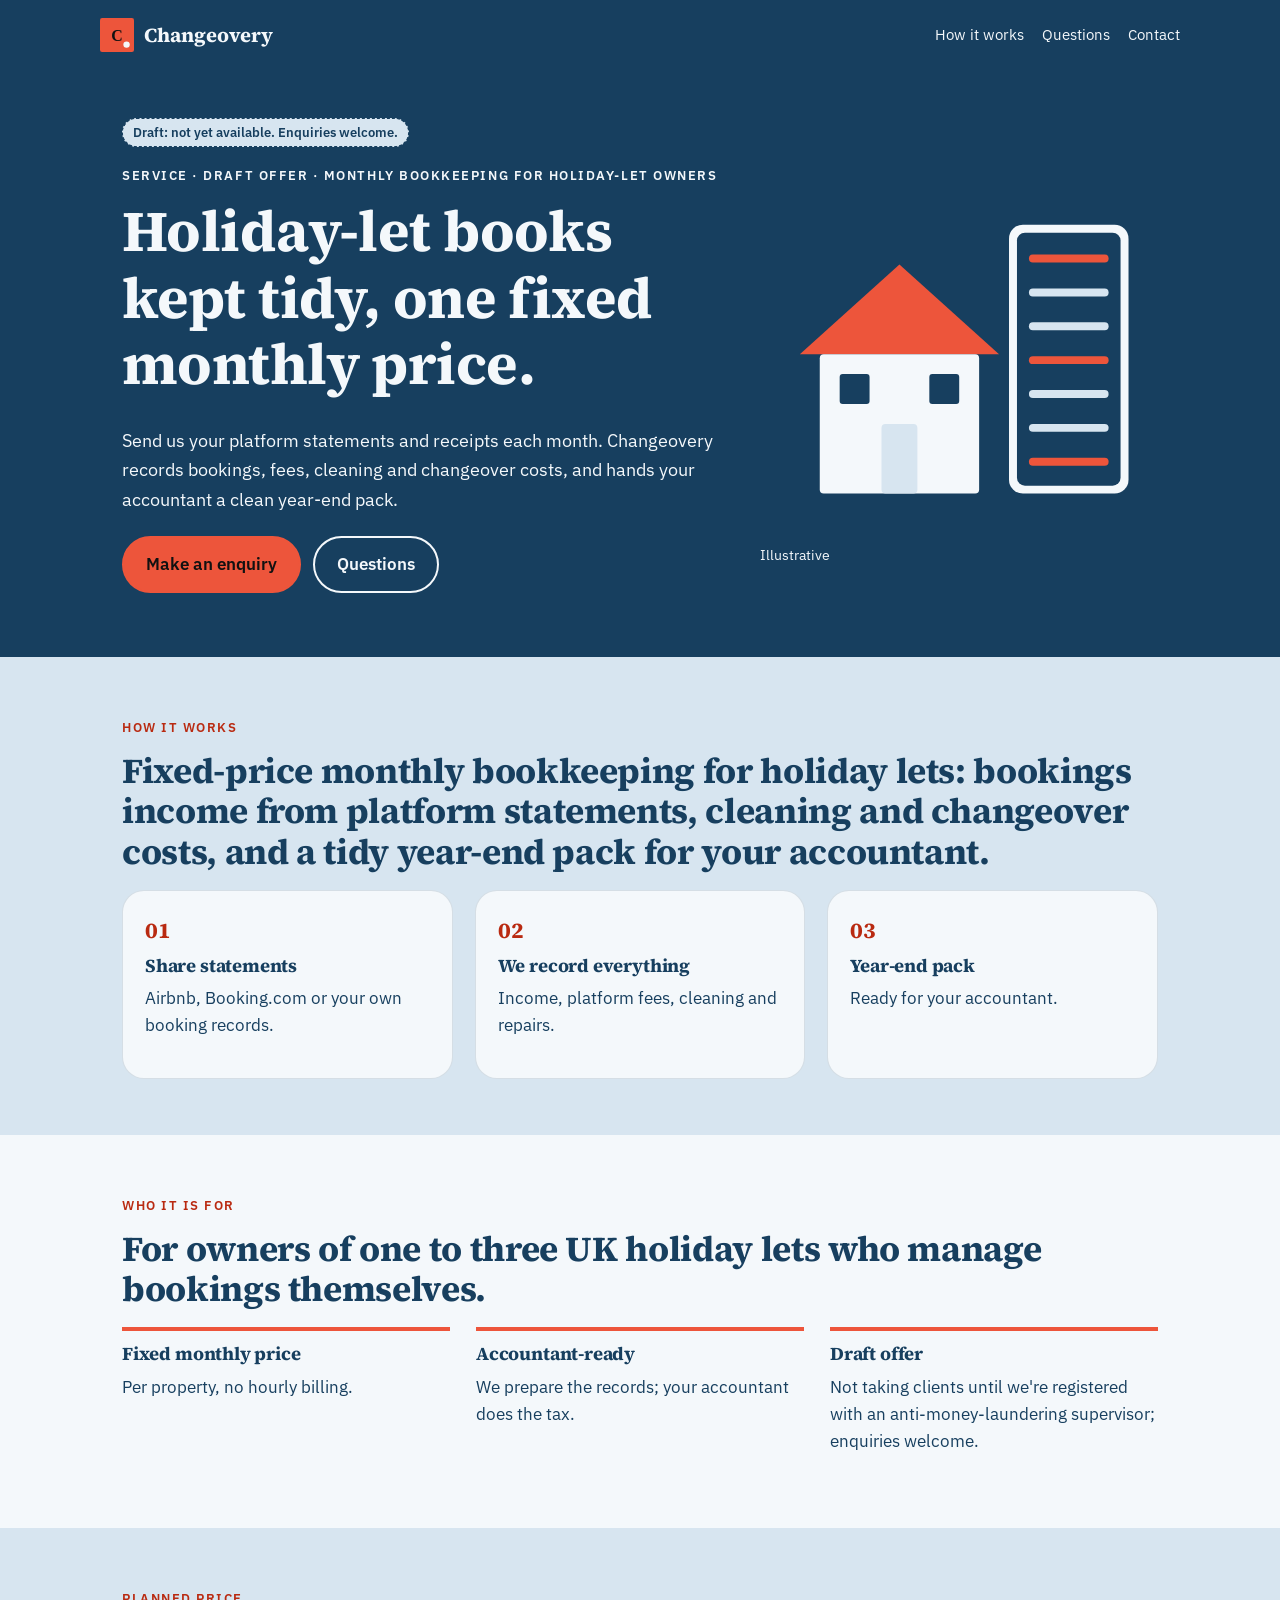
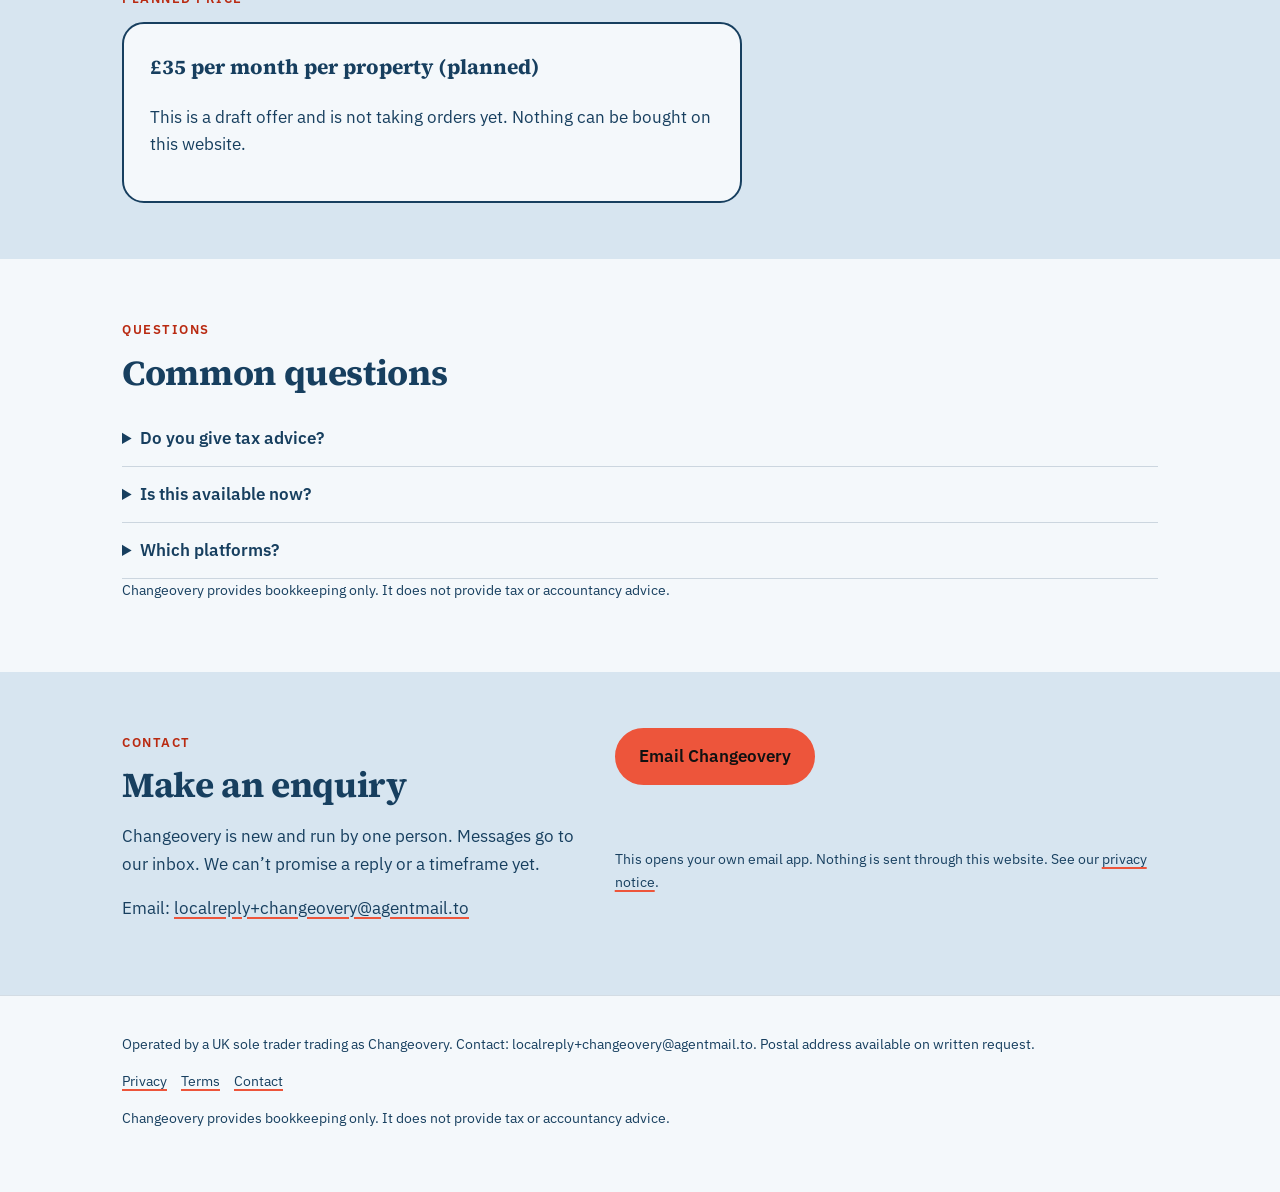
<file: index.html>
<!doctype html>
<html lang="en-GB">
<head>
<meta charset="utf-8">
<meta name="viewport" content="width=device-width, initial-scale=1">
<meta http-equiv="Content-Security-Policy" content="default-src 'self'; img-src 'self' data: https://localreplyloop.goatcounter.com; style-src 'self'; script-src 'self'; font-src 'self'; connect-src 'self'; form-action 'self'; base-uri 'self'; object-src 'none'">
<meta name="referrer" content="strict-origin-when-cross-origin">
<title>Changeovery: Holiday-let books kept tidy, one fixed monthly price</title>
<meta name="description" content="Fixed-price monthly bookkeeping for holiday lets: bookings income from platform statements, cleaning and changeover costs, and a tidy year-end pack.">
<meta name="theme-color" content="#173F5F">
<meta property="og:type" content="website"><meta property="og:title" content="Changeovery: Holiday-let books kept tidy, one fixed monthly price"><meta property="og:description" content="Fixed-price monthly bookkeeping for holiday lets: bookings income from platform statements, cleaning and changeover costs, and a tidy year-end pack.">
<meta property="og:image" content="https://evanturner557-del.github.io/changeovery/assets/og.png"><meta property="og:image:width" content="1200"><meta property="og:image:height" content="630">
<meta property="og:image:alt" content="Changeovery: Holiday-let books kept tidy, one fixed monthly price."><meta property="og:site_name" content="Changeovery"><meta property="og:locale" content="en_GB">
<meta property="og:url" content="https://evanturner557-del.github.io/changeovery/"><meta name="twitter:card" content="summary_large_image">
<link rel="canonical" href="https://evanturner557-del.github.io/changeovery/">
<link rel="icon" href="assets/favicon.svg" type="image/svg+xml">
<link rel="stylesheet" href="assets/site.css">
<script src="assets/config.js"></script>
<script src="assets/analytics.js" defer></script>
<script src="_shared/kit.js" defer></script>
</head>
<body>
<a class="skip" href="#main">Skip to content</a>
<header class="band"><div class="wrap top"><a class="brand" href="./"><svg viewBox="0 0 64 64" aria-hidden="true" width="34" height="34"><rect width="64" height="64" rx="4" fill="#ED553B"/><text x="32" y="43" text-anchor="middle" font-family="Georgia, serif" font-weight="700" font-size="30" fill="#111111">C</text><circle cx="50" cy="50" r="6" fill="#F4F8FB"/></svg>Changeovery</a><nav aria-label="Primary"><a href="#how">How it works</a><a href="#faq">Questions</a><a href="#contact">Contact</a></nav></div></header>
<main id="main">
<div class="band"><section class="hero"><div class="wrap"><div><span class="draft">Draft: not yet available. Enquiries welcome.</span><br><span class="eyebrow">Service · draft offer · Monthly bookkeeping for holiday-let owners</span><h1>Holiday-let books kept tidy, one fixed monthly price.</h1><p class="lede">Send us your platform statements and receipts each month. Changeovery records bookings, fees, cleaning and changeover costs, and hands your accountant a clean year-end pack.</p><div class="ctas"><a class="btn" href="#contact" data-cta="hero">Make an enquiry</a><a class="btn ghost" href="#faq" data-cta="hero-secondary">Questions</a></div></div><figure class="art"><svg viewBox="0 0 400 400" aria-hidden="true" focusable="false" class="motif"><path d="M40 210 L140 120 L240 210Z" fill="#ED553B"/><rect x="60" y="210" width="160" height="140" rx="4" fill="#F4F8FB"/><rect x="122" y="280" width="36" height="70" rx="4" fill="#D7E5F0"/><rect x="80" y="230" width="30" height="30" rx="3" fill="#173F5F"/><rect x="170" y="230" width="30" height="30" rx="3" fill="#173F5F"/><rect x="250" y="80" width="120" height="270" rx="14" fill="#F4F8FB"/><rect x="258" y="88" width="104" height="254" rx="8" fill="#173F5F"/><rect x="270" y="110" width="80" height="8" rx="4" fill="#ED553B"/><rect x="270" y="144" width="80" height="8" rx="4" fill="#D7E5F0"/><rect x="270" y="178" width="80" height="8" rx="4" fill="#D7E5F0"/><rect x="270" y="212" width="80" height="8" rx="4" fill="#ED553B"/><rect x="270" y="246" width="80" height="8" rx="4" fill="#D7E5F0"/><rect x="270" y="280" width="80" height="8" rx="4" fill="#D7E5F0"/><rect x="270" y="314" width="80" height="8" rx="4" fill="#ED553B"/></svg><figcaption class="fine">Illustrative</figcaption></figure></div></section></div>
<section class="tint" id="how"><div class="wrap"><span class="eyebrow">How it works</span><h2>Fixed-price monthly bookkeeping for holiday lets: bookings income from platform statements, cleaning and changeover costs, and a tidy year-end pack for your accountant.</h2><div class="steps"><div class="step"><h3>Share statements</h3><p>Airbnb, Booking.com or your own booking records.</p></div><div class="step"><h3>We record everything</h3><p>Income, platform fees, cleaning and repairs.</p></div><div class="step"><h3>Year-end pack</h3><p>Ready for your accountant.</p></div></div></div></section>
<section><div class="wrap"><span class="eyebrow">Who it is for</span><h2>For owners of one to three UK holiday lets who manage bookings themselves.</h2><div class="points"><div class="point"><h3>Fixed monthly price</h3><p>Per property, no hourly billing.</p></div><div class="point"><h3>Accountant-ready</h3><p>We prepare the records; your accountant does the tax.</p></div><div class="point"><h3>Draft offer</h3><p>Not taking clients until we&#x27;re registered with an anti-money-laundering supervisor; enquiries welcome.</p></div></div></div></section>
<section class="tint" id="price"><div class="wrap"><span class="eyebrow">Planned price</span><div class="pricebox"><p class="price">£35 per month per property (planned)</p><p>This is a draft offer and is not taking orders yet. Nothing can be bought on this website.</p></div></div></section>
<section id="faq"><div class="wrap"><span class="eyebrow">Questions</span><h2>Common questions</h2><details><summary>Do you give tax advice?</summary><p>No. We keep the books; your accountant advises on tax.</p></details><details><summary>Is this available now?</summary><p>It&#x27;s a draft offer. Enquiries are received, but we can’t promise a reply or a timeframe yet.</p></details><details><summary>Which platforms?</summary><p>Any that give you a statement or export.</p></details><p class="fine" style="margin-top:18px">Changeovery provides bookkeeping only. It does not provide tax or accountancy advice.</p></div></section>
<section class="tint" id="contact"><div class="wrap contact-grid"><div><span class="eyebrow">Contact</span><h2>Make an enquiry</h2><p>Changeovery is new and run by one person. Messages go to our inbox. We can’t promise a reply or a timeframe yet.</p><p>Email: <a href="mailto:localreply+changeovery@agentmail.to">localreply+changeovery@agentmail.to</a></p></div><div class="form contact-mail"><p><a class="btn" href="mailto:localreply+changeovery@agentmail.to?subject=%5BChangeovery%5D%20Enquiry" data-cta="enquire">Email Changeovery</a></p><p class="hint">This opens your own email app. Nothing is sent through this website. See our <a href="privacy.html">privacy notice</a>.</p></div></div></section>
</main><footer><div class="wrap"><p>Operated by a UK sole trader trading as Changeovery. Contact: localreply+changeovery@agentmail.to. Postal address available on written request.</p>
<p><a href="privacy.html">Privacy</a><a href="terms.html">Terms</a><a href="./#contact">Contact</a></p>
<p class="fine">Changeovery provides bookkeeping only. It does not provide tax or accountancy advice.</p></div></footer>
</body></html>
</file>
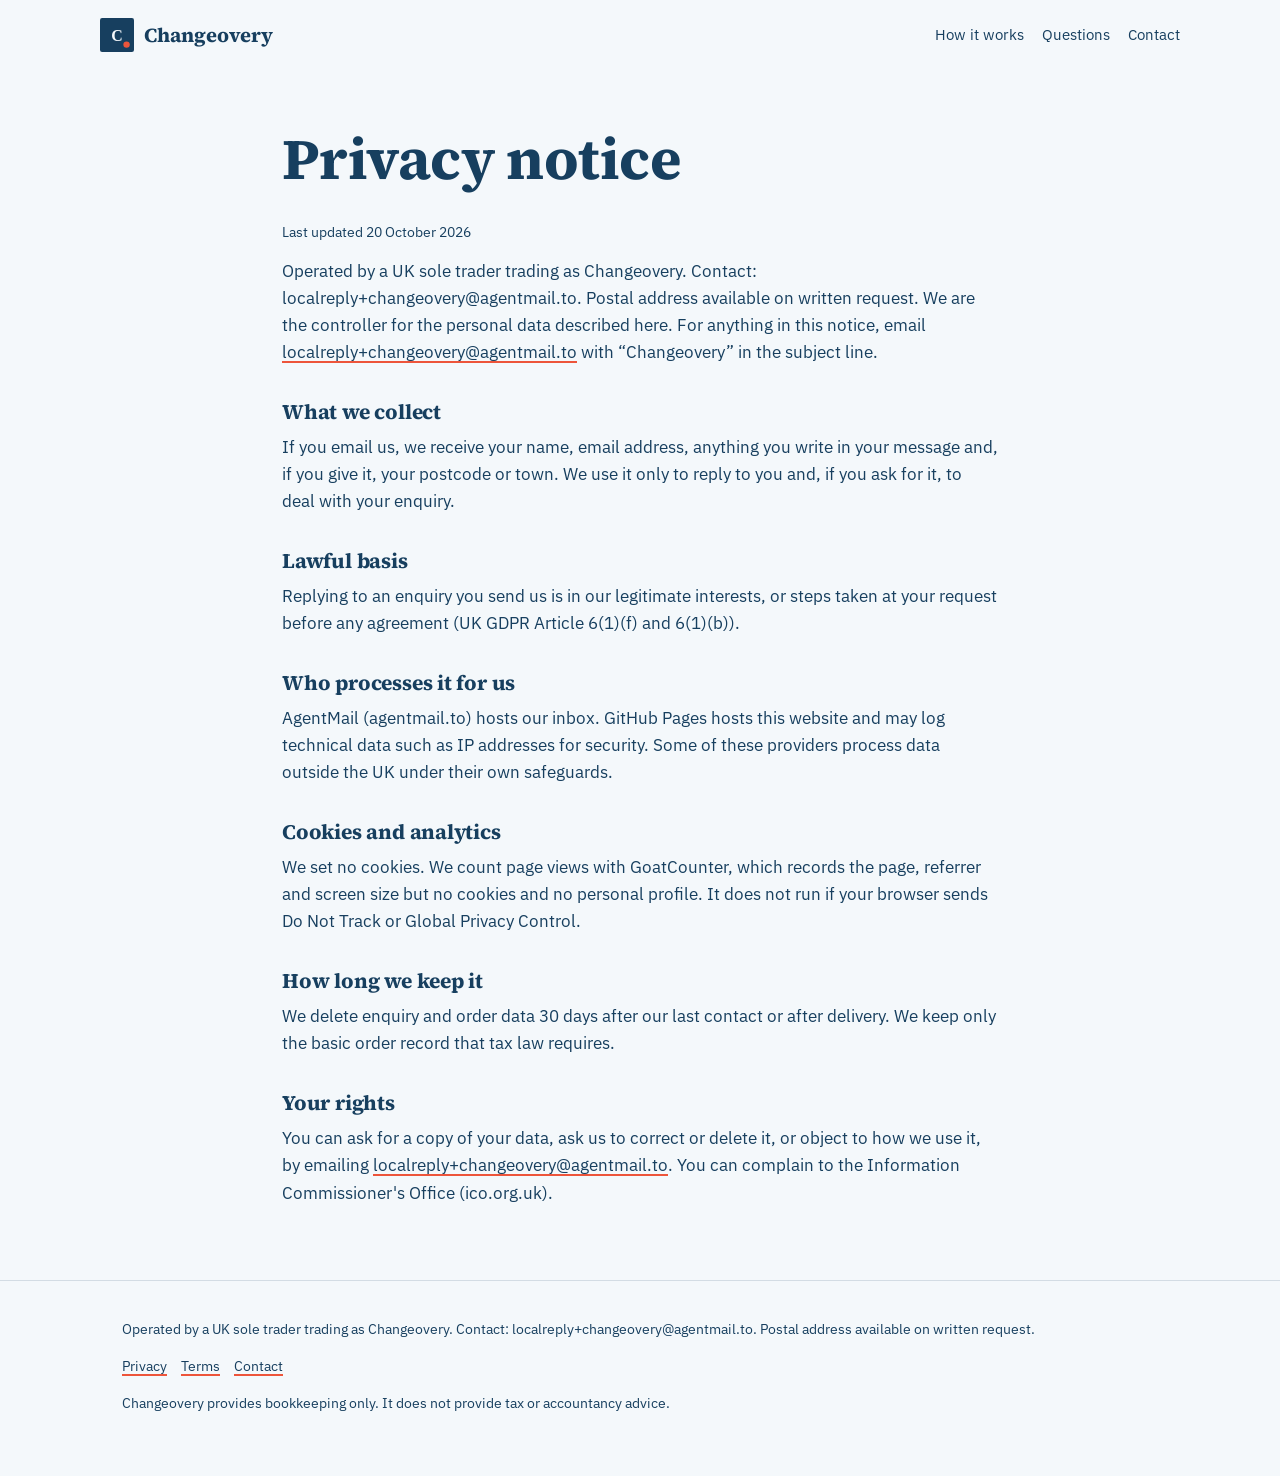
<file: privacy.html>
<!doctype html>
<html lang="en-GB">
<head>
<meta charset="utf-8">
<meta name="viewport" content="width=device-width, initial-scale=1">
<meta http-equiv="Content-Security-Policy" content="default-src 'self'; img-src 'self' data: https://localreplyloop.goatcounter.com; style-src 'self'; script-src 'self'; font-src 'self'; connect-src 'self'; form-action 'self'; base-uri 'self'; object-src 'none'">
<meta name="referrer" content="strict-origin-when-cross-origin">
<title>Privacy notice | Changeovery</title>
<meta name="description" content="Privacy notice for Changeovery.">
<meta name="theme-color" content="#173F5F">
<meta property="og:type" content="website"><meta property="og:title" content="Privacy notice | Changeovery"><meta property="og:description" content="Privacy notice for Changeovery.">
<meta property="og:image" content="https://evanturner557-del.github.io/changeovery/assets/og.png"><meta property="og:image:width" content="1200"><meta property="og:image:height" content="630">
<meta property="og:image:alt" content="Changeovery: Holiday-let books kept tidy, one fixed monthly price."><meta property="og:site_name" content="Changeovery"><meta property="og:locale" content="en_GB">
<meta property="og:url" content="https://evanturner557-del.github.io/changeovery/privacy.html"><meta name="twitter:card" content="summary_large_image">
<link rel="canonical" href="https://evanturner557-del.github.io/changeovery/privacy.html">
<link rel="icon" href="assets/favicon.svg" type="image/svg+xml">
<link rel="stylesheet" href="assets/site.css">
<script src="assets/config.js"></script>
<script src="assets/analytics.js" defer></script>
<script src="_shared/kit.js" defer></script>
</head>
<body>
<a class="skip" href="#main">Skip to content</a>
<header><div class="wrap top"><a class="brand" href="./"><svg viewBox="0 0 64 64" aria-hidden="true" width="34" height="34"><rect width="64" height="64" rx="4" fill="#173F5F"/><text x="32" y="43" text-anchor="middle" font-family="Georgia, serif" font-weight="700" font-size="30" fill="#F4F8FB">C</text><circle cx="50" cy="50" r="6" fill="#ED553B"/></svg>Changeovery</a><nav aria-label="Primary"><a href="#how">How it works</a><a href="#faq">Questions</a><a href="#contact">Contact</a></nav></div></header><main id="main"><section><div class="wrap legal"><h1>Privacy notice</h1><p class="fine">Last updated 20 October 2026</p>
<p><span>Operated by a UK sole trader trading as Changeovery. Contact: localreply+changeovery@agentmail.to. Postal address available on written request.</span> We are the controller for the personal data described here. For anything in this notice, email <a href="mailto:localreply+changeovery@agentmail.to">localreply+changeovery@agentmail.to</a> with “Changeovery” in the subject line.</p>
<h2>What we collect</h2><p>If you email us, we receive your name, email address, anything you write in your message and, if you give it, your postcode or town. We use it only to reply to you and, if you ask for it, to deal with your enquiry.</p>
<h2>Lawful basis</h2><p>Replying to an enquiry you send us is in our legitimate interests, or steps taken at your request before any agreement (UK GDPR Article 6(1)(f) and 6(1)(b)).</p>
<h2>Who processes it for us</h2><p>AgentMail (agentmail.to) hosts our inbox. GitHub Pages hosts this website and may log technical data such as IP addresses for security. Some of these providers process data outside the UK under their own safeguards.</p>
<h2>Cookies and analytics</h2><p>We set no cookies. We count page views with GoatCounter, which records the page, referrer and screen size but no cookies and no personal profile. It does not run if your browser sends Do Not Track or Global Privacy Control.</p>
<h2>How long we keep it</h2><p>We delete enquiry and order data 30 days after our last contact or after delivery. We keep only the basic order record that tax law requires.</p>
<h2>Your rights</h2><p>You can ask for a copy of your data, ask us to correct or delete it, or object to how we use it, by emailing <a href="mailto:localreply+changeovery@agentmail.to">localreply+changeovery@agentmail.to</a>. You can complain to the Information Commissioner's Office (ico.org.uk).</p></div></section></main><footer><div class="wrap"><p>Operated by a UK sole trader trading as Changeovery. Contact: localreply+changeovery@agentmail.to. Postal address available on written request.</p>
<p><a href="privacy.html">Privacy</a><a href="terms.html">Terms</a><a href="./#contact">Contact</a></p>
<p class="fine">Changeovery provides bookkeeping only. It does not provide tax or accountancy advice.</p></div></footer>
</body></html>
</file>
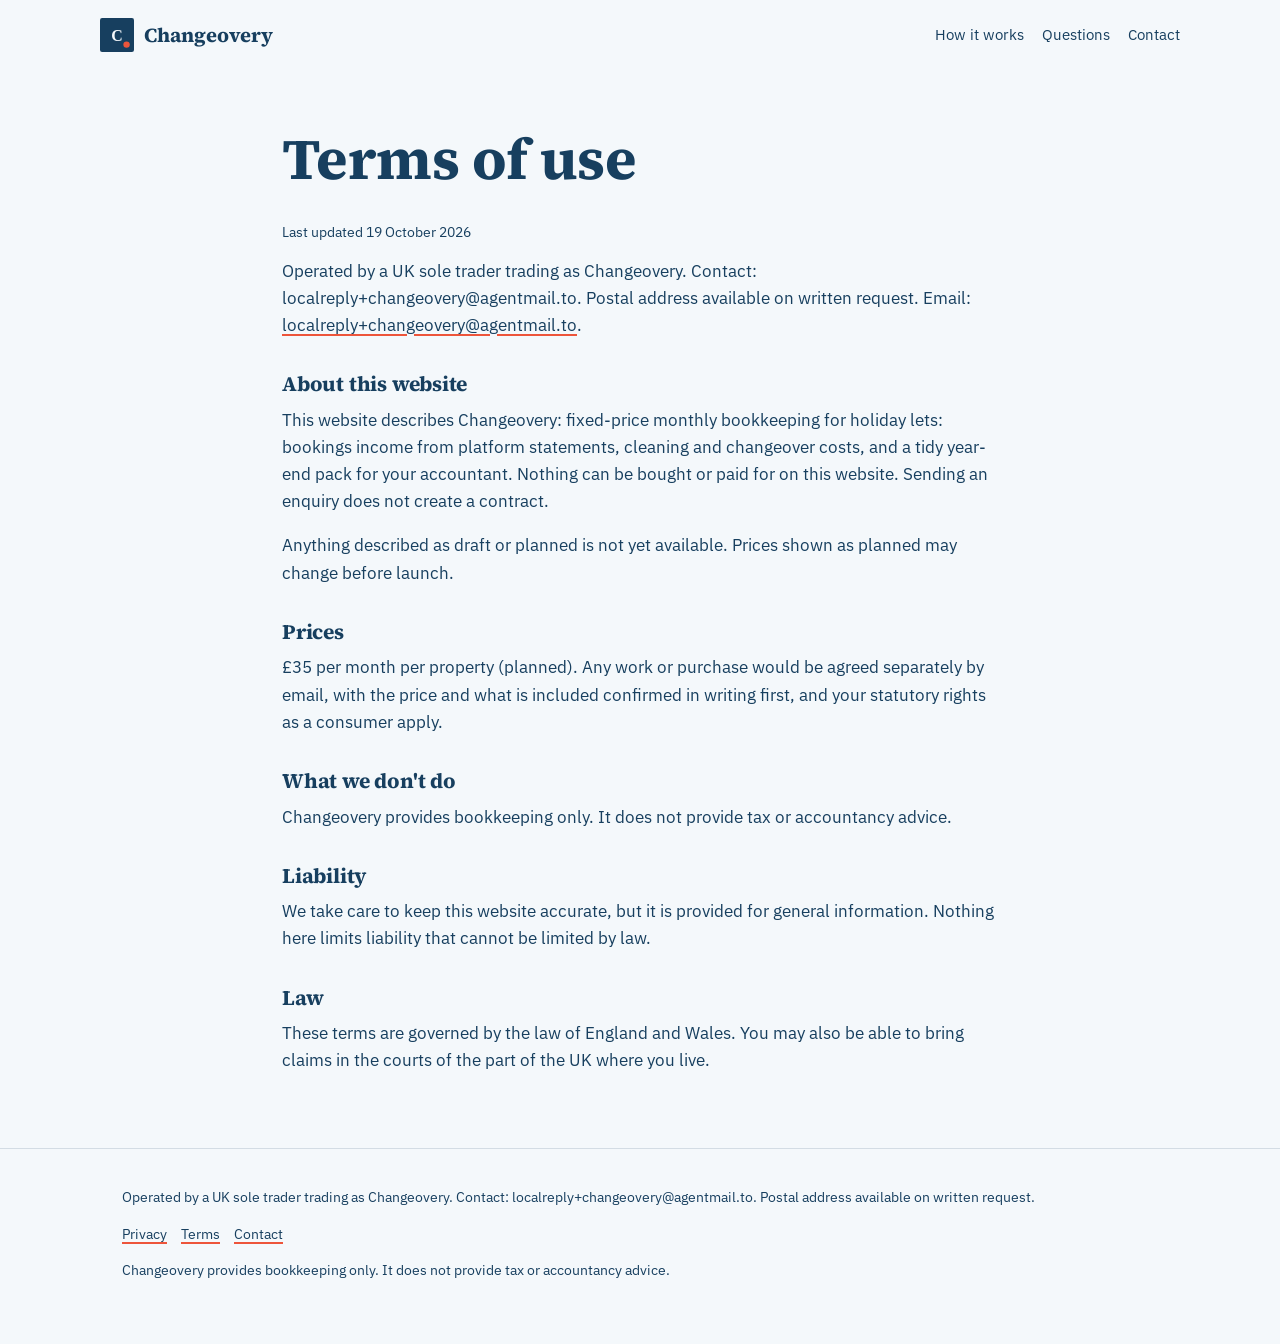
<file: terms.html>
<!doctype html>
<html lang="en-GB">
<head>
<meta charset="utf-8">
<meta name="viewport" content="width=device-width, initial-scale=1">
<meta http-equiv="Content-Security-Policy" content="default-src 'self'; img-src 'self' data: https://localreplyloop.goatcounter.com; style-src 'self'; script-src 'self'; font-src 'self'; connect-src 'self'; form-action 'self'; base-uri 'self'; object-src 'none'">
<meta name="referrer" content="strict-origin-when-cross-origin">
<title>Terms of use | Changeovery</title>
<meta name="description" content="Terms of use for Changeovery.">
<meta name="theme-color" content="#173F5F">
<meta property="og:type" content="website"><meta property="og:title" content="Terms of use | Changeovery"><meta property="og:description" content="Terms of use for Changeovery.">
<meta property="og:image" content="https://evanturner557-del.github.io/changeovery/assets/og.png"><meta property="og:image:width" content="1200"><meta property="og:image:height" content="630">
<meta property="og:image:alt" content="Changeovery: Holiday-let books kept tidy, one fixed monthly price."><meta property="og:site_name" content="Changeovery"><meta property="og:locale" content="en_GB">
<meta property="og:url" content="https://evanturner557-del.github.io/changeovery/terms.html"><meta name="twitter:card" content="summary_large_image">
<link rel="canonical" href="https://evanturner557-del.github.io/changeovery/terms.html">
<link rel="icon" href="assets/favicon.svg" type="image/svg+xml">
<link rel="stylesheet" href="assets/site.css">
<script src="assets/config.js"></script>
<script src="assets/analytics.js" defer></script>
<script src="_shared/kit.js" defer></script>
</head>
<body>
<a class="skip" href="#main">Skip to content</a>
<header><div class="wrap top"><a class="brand" href="./"><svg viewBox="0 0 64 64" aria-hidden="true" width="34" height="34"><rect width="64" height="64" rx="4" fill="#173F5F"/><text x="32" y="43" text-anchor="middle" font-family="Georgia, serif" font-weight="700" font-size="30" fill="#F4F8FB">C</text><circle cx="50" cy="50" r="6" fill="#ED553B"/></svg>Changeovery</a><nav aria-label="Primary"><a href="#how">How it works</a><a href="#faq">Questions</a><a href="#contact">Contact</a></nav></div></header><main id="main"><section><div class="wrap legal"><h1>Terms of use</h1><p class="fine">Last updated 19 October 2026</p>
<p><span>Operated by a UK sole trader trading as Changeovery. Contact: localreply+changeovery@agentmail.to. Postal address available on written request.</span> Email: <a href="mailto:localreply+changeovery@agentmail.to">localreply+changeovery@agentmail.to</a>.</p>
<h2>About this website</h2><p>This website describes Changeovery: fixed-price monthly bookkeeping for holiday lets: bookings income from platform statements, cleaning and changeover costs, and a tidy year-end pack for your accountant. Nothing can be bought or paid for on this website. Sending an enquiry does not create a contract.</p><p>Anything described as draft or planned is not yet available. Prices shown as planned may change before launch.</p>
<h2>Prices</h2><p>£35 per month per property (planned). Any work or purchase would be agreed separately by email, with the price and what is included confirmed  in writing first, and your statutory rights as a consumer apply.</p>
<h2>What we don't do</h2><p>Changeovery provides bookkeeping only. It does not provide tax or accountancy advice.</p>
<h2>Liability</h2><p>We take care to keep this website accurate, but it is provided for general information. Nothing here limits liability that cannot be limited by law.</p>
<h2>Law</h2><p>These terms are governed by the law of England and Wales. You may also be able to bring claims in the courts of the part of the UK where you live.</p></div></section></main><footer><div class="wrap"><p>Operated by a UK sole trader trading as Changeovery. Contact: localreply+changeovery@agentmail.to. Postal address available on written request.</p>
<p><a href="privacy.html">Privacy</a><a href="terms.html">Terms</a><a href="./#contact">Contact</a></p>
<p class="fine">Changeovery provides bookkeeping only. It does not provide tax or accountancy advice.</p></div></footer>
</body></html>
</file>
<file: assets/site.css>
@font-face{font-family:'Source Serif 4';font-weight:700;font-style:normal;font-display:swap;src:url(fonts/source-serif-4-latin-700-normal.woff2) format('woff2')}
@font-face{font-family:'IBM Plex Sans';font-weight:400;font-style:normal;font-display:swap;src:url(fonts/ibm-plex-sans-latin-400-normal.woff2) format('woff2')}
@font-face{font-family:'IBM Plex Sans';font-weight:600;font-style:normal;font-display:swap;src:url(fonts/ibm-plex-sans-latin-600-normal.woff2) format('woff2')}
:root{--ink:#173F5F;--paper:#F4F8FB;--acc:#ED553B;--acc-text:#B92A11;--on-acc:#111111;--acc-btn:#ED553B;--soft:#D7E5F0;--on-ink:#F4F8FB;--r:22px;--br:999px;--head:'Source Serif 4', Georgia, serif;--body:'IBM Plex Sans', system-ui, sans-serif}
*,*::before,*::after{box-sizing:border-box}html{scroll-behavior:smooth}@media (prefers-reduced-motion:reduce){html{scroll-behavior:auto}*{transition:none!important}}
body{margin:0;font-family:var(--body);color:var(--ink);background:var(--paper);line-height:1.6;font-size:17px;-webkit-font-smoothing:antialiased}
h1,h2,h3{font-family:var(--head);line-height:1.15;margin:0 0 .5em;letter-spacing:-.01em}h1{font-size:clamp(2.1rem,5vw,3.6rem)}h2{font-size:clamp(1.5rem,3vw,2.2rem)}h3{font-size:1.15rem}
p{margin:0 0 1em}a{color:var(--ink);text-decoration-color:var(--acc);text-underline-offset:3px;text-decoration-thickness:2px}
.wrap{max-width:1080px;margin:0 auto;padding:0 22px}.skip{position:absolute;left:-999px}.skip:focus{left:12px;top:12px;background:var(--ink);color:var(--on-ink);padding:8px 12px;z-index:9}
:focus-visible{outline:3px solid var(--acc);outline-offset:2px}
.top{display:flex;align-items:center;justify-content:space-between;padding:18px 0;gap:16px}.brand{display:flex;align-items:center;gap:10px;font-family:var(--head);font-weight:700;font-size:1.25rem;text-decoration:none}
.top nav a{margin-left:18px;font-size:.95rem;text-decoration:none}.top nav a:hover{text-decoration:underline}
.btn{display:inline-block;background:var(--acc-btn);color:var(--on-acc);padding:13px 22px;border-radius:var(--br);font-weight:600;text-decoration:none;border:2px solid var(--acc-btn);cursor:pointer;font:inherit;font-weight:600}
.btn:hover{filter:none;box-shadow:inset 0 0 0 2px currentColor}.btn.ghost{background:transparent;color:var(--ink);border-color:var(--ink)}
.eyebrow{display:inline-block;font-size:.8rem;letter-spacing:.12em;text-transform:uppercase;font-weight:600;color:var(--acc-text);margin-bottom:12px}
.hero{padding:48px 0 64px}.hero .lede{font-size:1.15rem;max-width:40em}.ctas{display:flex;gap:12px;flex-wrap:wrap;margin-top:22px}
.motif{width:100%;height:auto;max-width:420px;display:block}.art{margin:0}
.draft{display:inline-block;background:var(--soft);border:1px dashed var(--ink);padding:3px 10px;border-radius:999px;font-size:.82rem;font-weight:600;margin-bottom:14px}
section{padding:56px 0}.tint{background:var(--soft)}
.steps{display:grid;grid-template-columns:repeat(auto-fit,minmax(220px,1fr));gap:22px;counter-reset:s}
.step{padding:22px;border-radius:var(--r);background:var(--paper);border:1px solid color-mix(in srgb,var(--ink) 14%,transparent)}
.step::before{counter-increment:s;content:"0" counter(s);font-family:var(--head);font-weight:700;color:var(--acc-text);display:block;font-size:1.4rem;margin-bottom:6px}
.points{display:grid;grid-template-columns:repeat(auto-fit,minmax(240px,1fr));gap:26px}.point h3{border-top:4px solid var(--acc);padding-top:12px}
.price{font-family:var(--head);font-size:1.3rem;font-weight:700}.pricebox{border:2px solid var(--ink);border-radius:var(--r);padding:26px;max-width:620px;background:var(--paper)}
details{border-bottom:1px solid color-mix(in srgb,var(--ink) 18%,transparent);padding:14px 0}summary{cursor:pointer;font-weight:600}details p{margin-top:10px}
.form{display:grid;gap:14px;max-width:620px}.form label{font-weight:600;font-size:.95rem;display:block;margin-bottom:4px}
.form input,.form textarea,.form select{width:100%;padding:12px;border:1.5px solid color-mix(in srgb,var(--ink) 40%,transparent);border-radius:calc(var(--r)/2);font:inherit;background:#fff;color:#111}
.form textarea{min-height:120px}.hint,.fine{font-size:.88rem}.form-status{font-weight:600}
.contact-grid{display:grid;grid-template-columns:1fr 1.2fr;gap:40px}@media(max-width:800px){.contact-grid{grid-template-columns:1fr}.top nav a:not([href="#contact"]){display:none}.top nav a{margin-left:0;padding:10px 0;font-weight:600}}
footer{padding:36px 0 48px;font-size:.9rem;border-top:1px solid color-mix(in srgb,var(--ink) 15%,transparent)}footer a{margin-right:14px}
.tool{background:var(--paper);border:2px solid var(--ink);border-radius:var(--r);padding:26px;max-width:640px}.tool .row{display:grid;grid-template-columns:1fr 140px;gap:12px;align-items:center;margin-bottom:10px}
.tool input[type=number]{padding:10px;border:1.5px solid var(--ink);border-radius:8px;font:inherit;width:100%}.result{margin-top:16px;padding:16px;background:var(--soft);border-radius:calc(var(--r)/2);min-height:3em}
.check h3{margin-top:18px}.check label{display:flex;gap:10px;align-items:flex-start;padding:6px 0}.check input{width:20px;height:20px;accent-color:var(--acc)}
.legal{max-width:760px}.legal h2{font-size:1.3rem;margin-top:1.6em}
.band{background:var(--ink);color:var(--on-ink)}.band a{color:var(--on-ink)}.band .btn.ghost{color:var(--on-ink);border-color:var(--on-ink)}.band .btn:not(.ghost){color:var(--on-acc)}.band .eyebrow{color:var(--on-ink)}.hero .wrap{display:grid;grid-template-columns:1.2fr .8fr;gap:40px;align-items:center}@media(max-width:800px){.hero .wrap{grid-template-columns:1fr}}.band .draft{color:var(--ink)}
</file>
